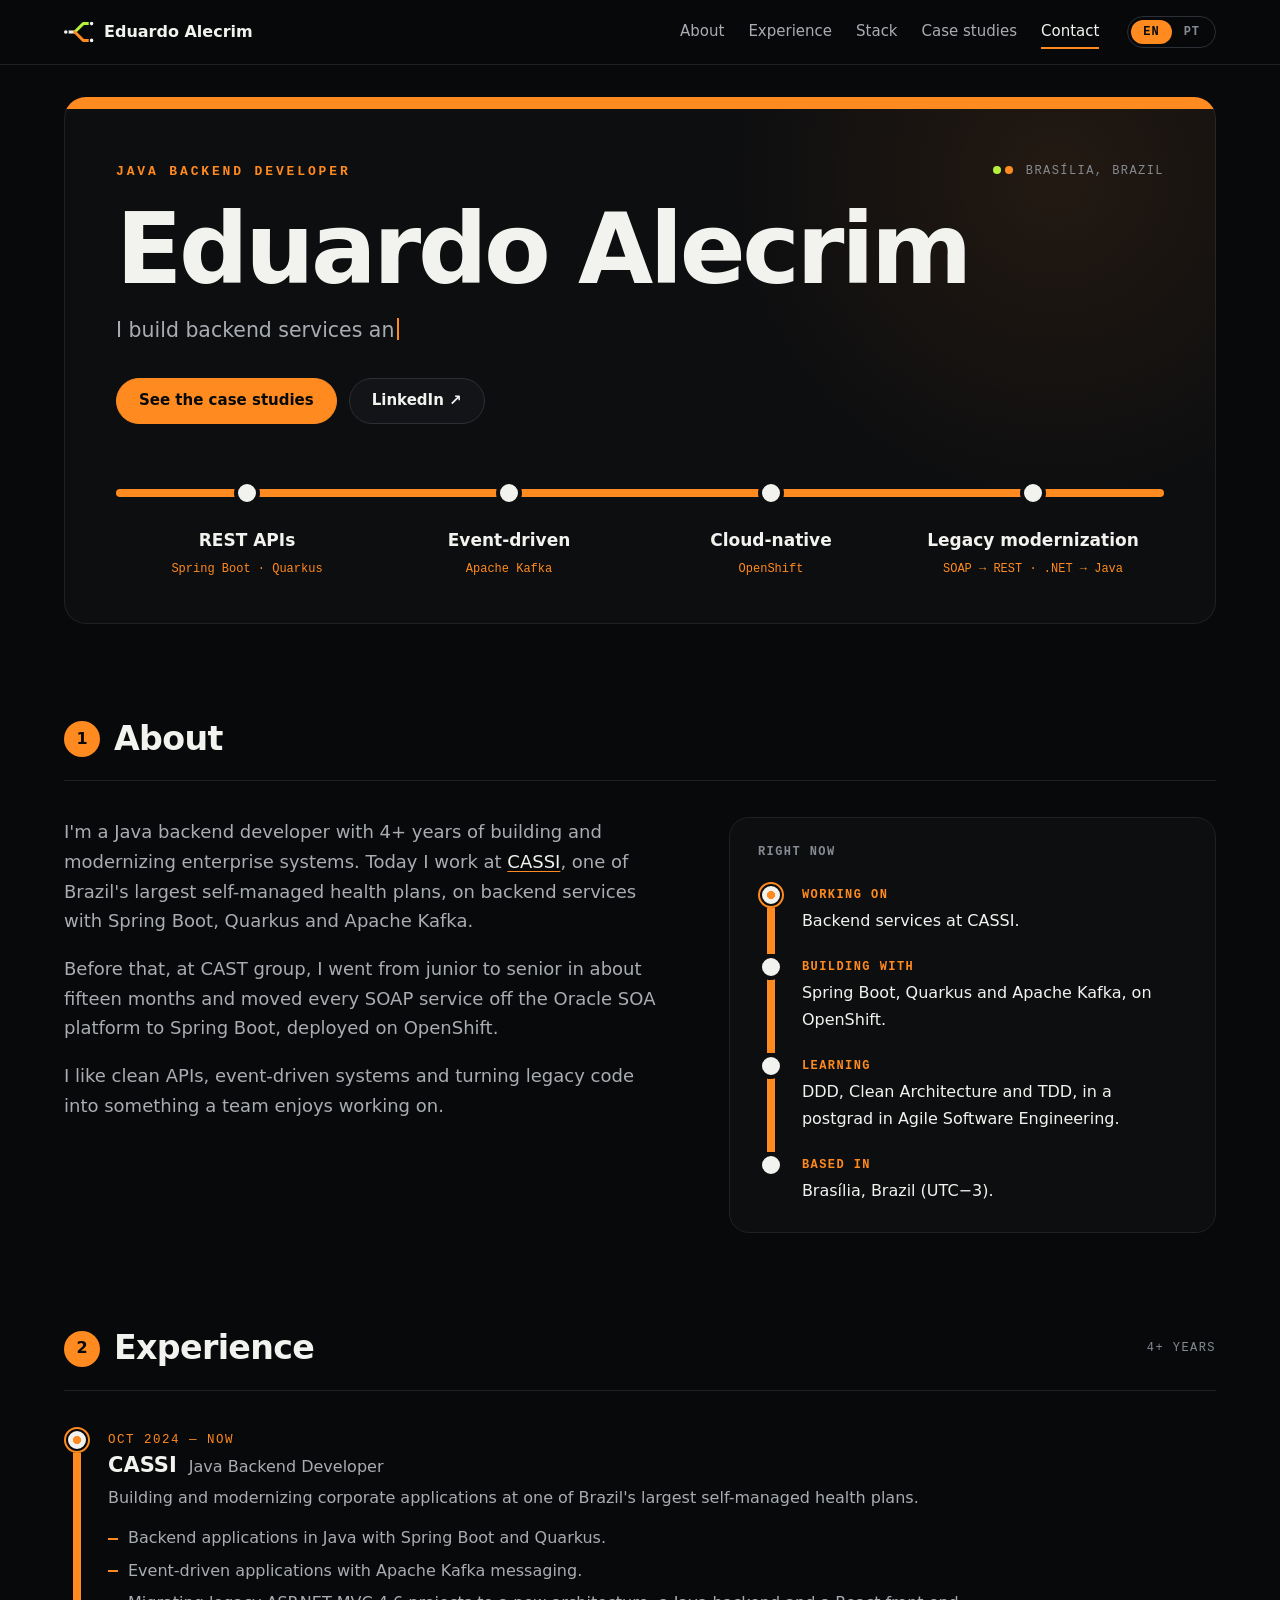
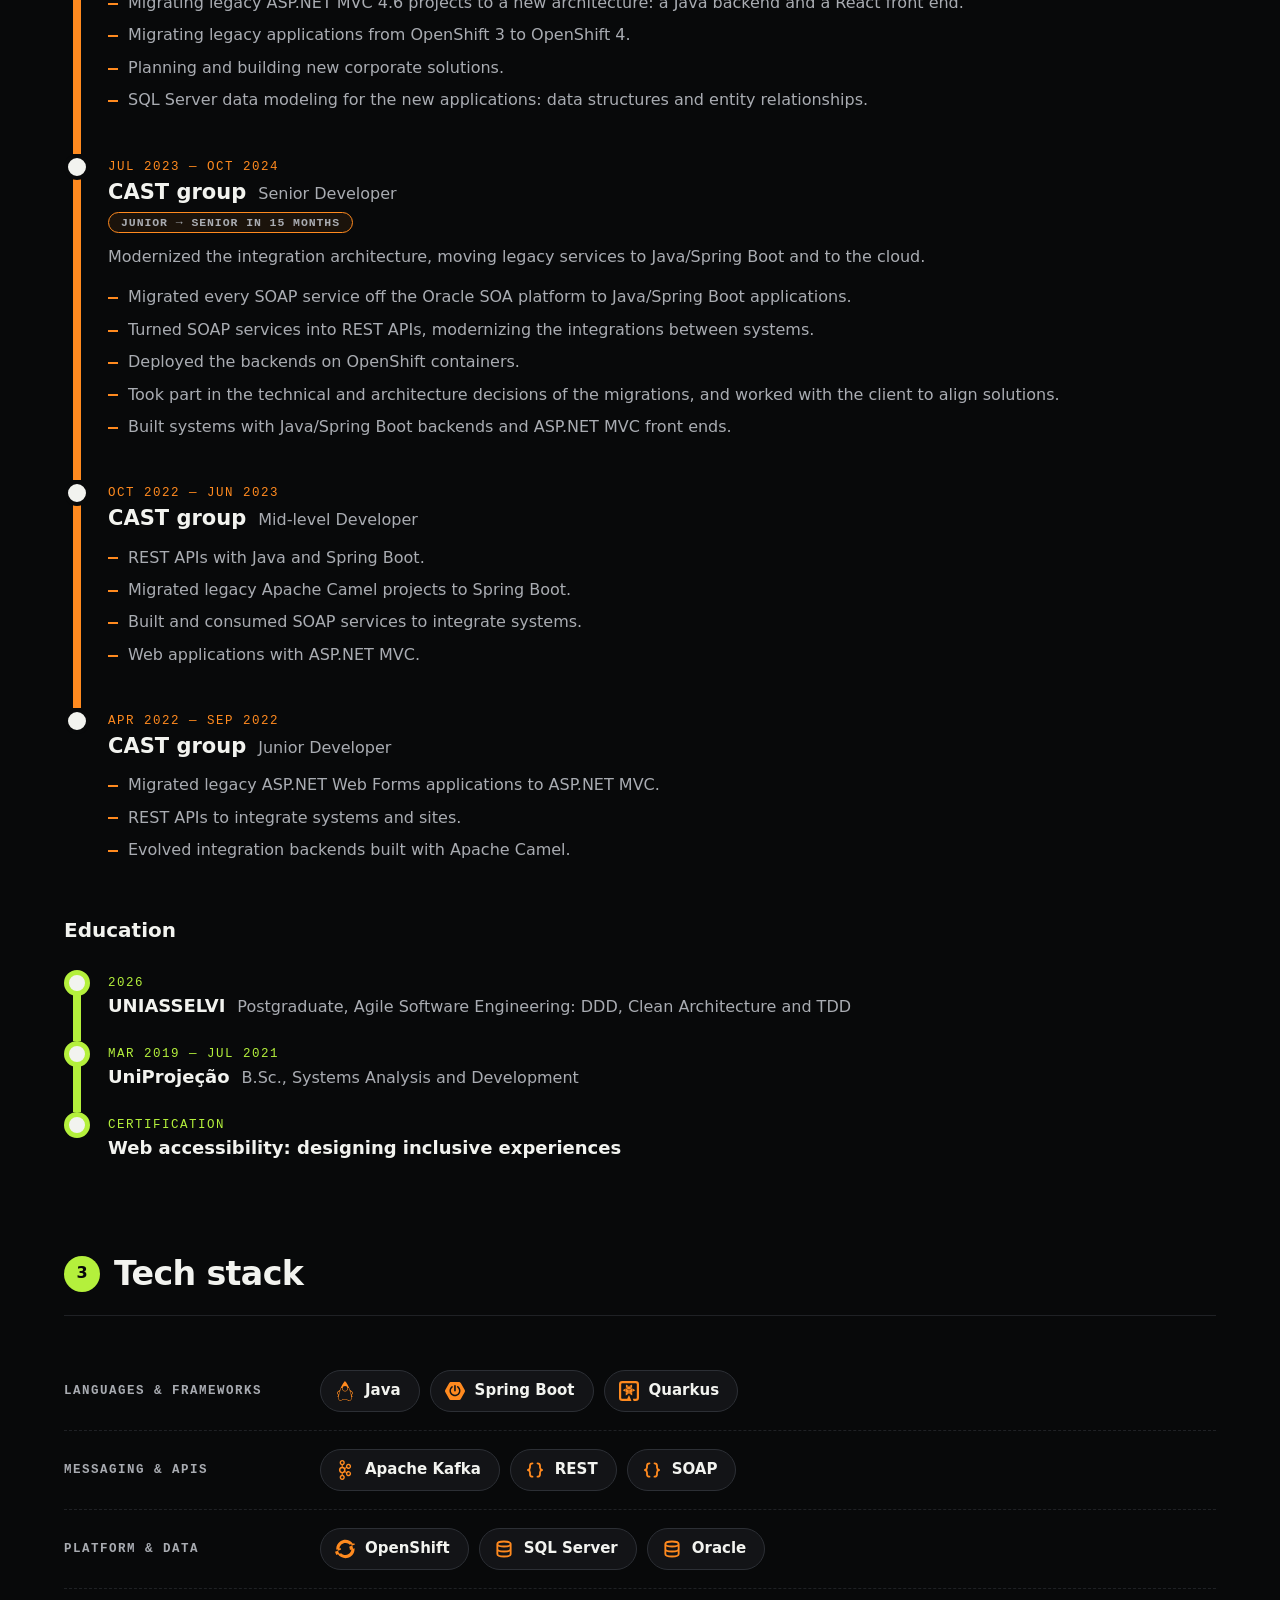
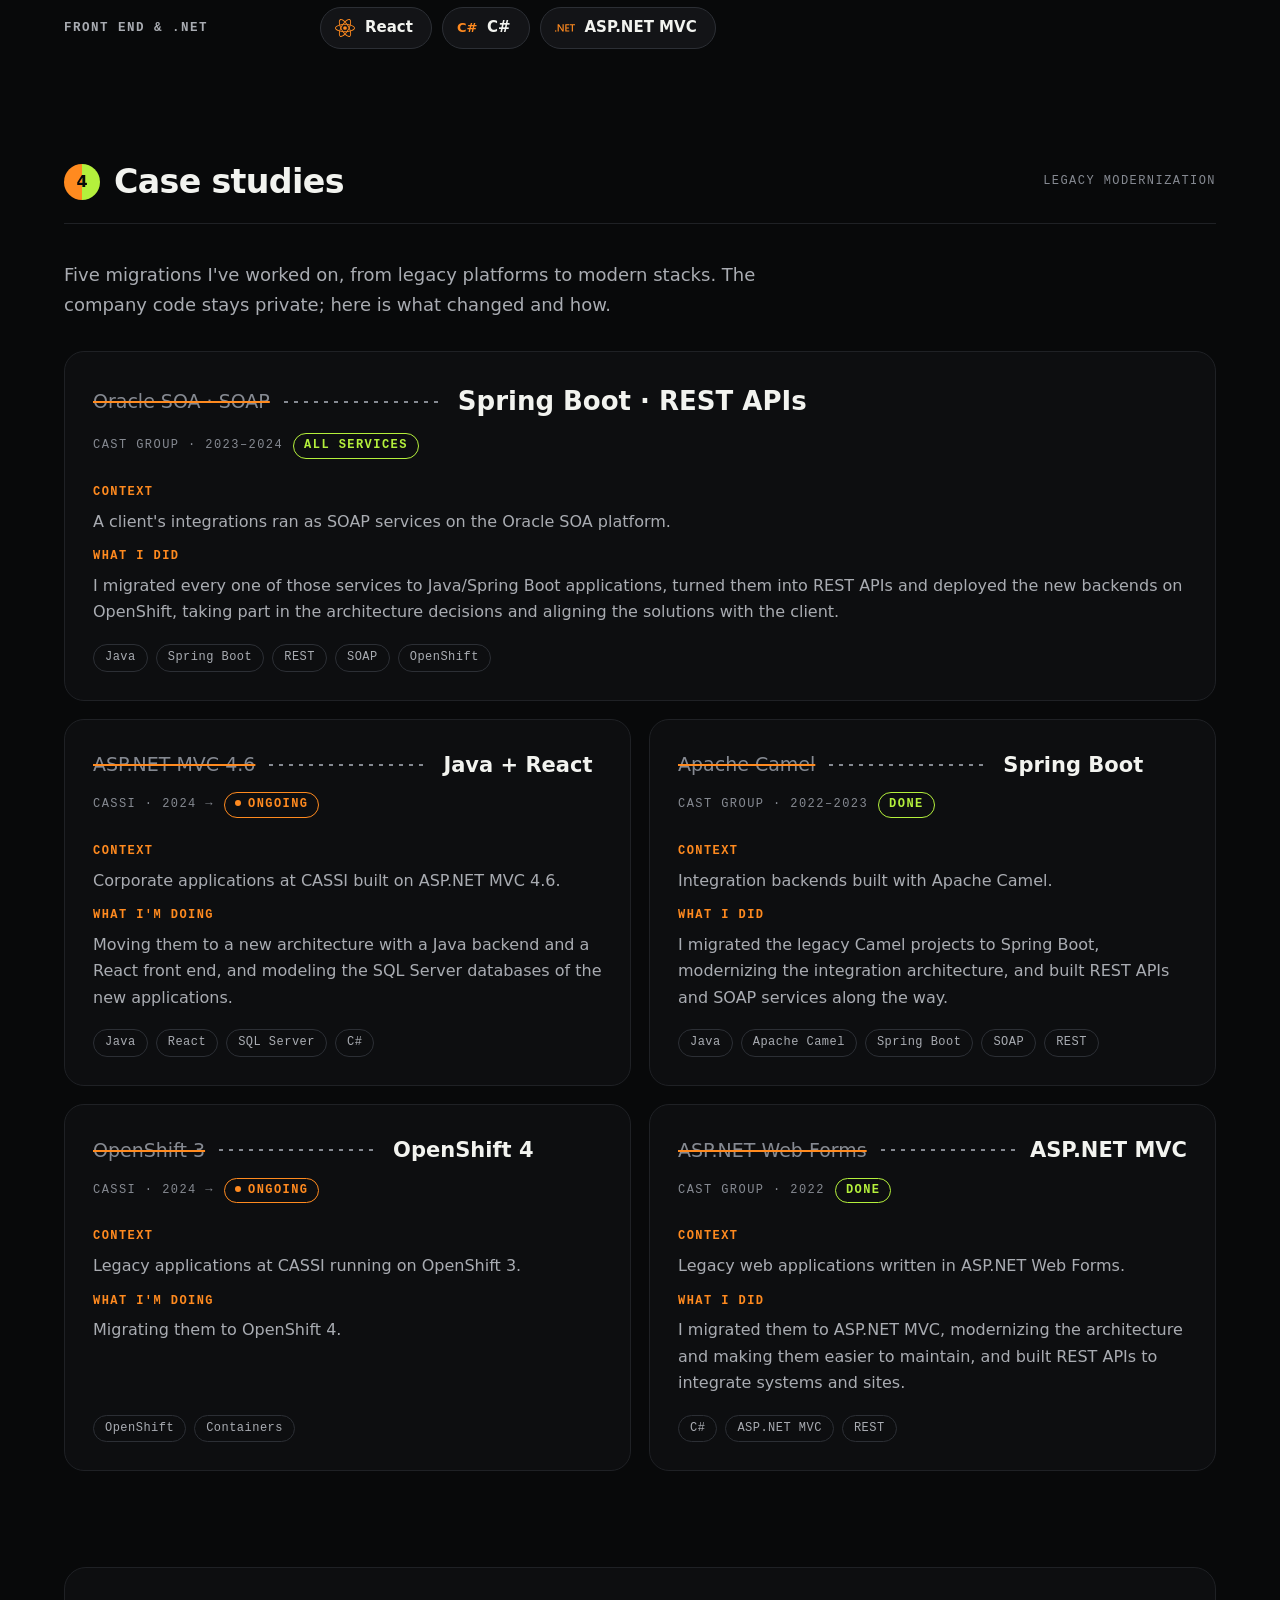
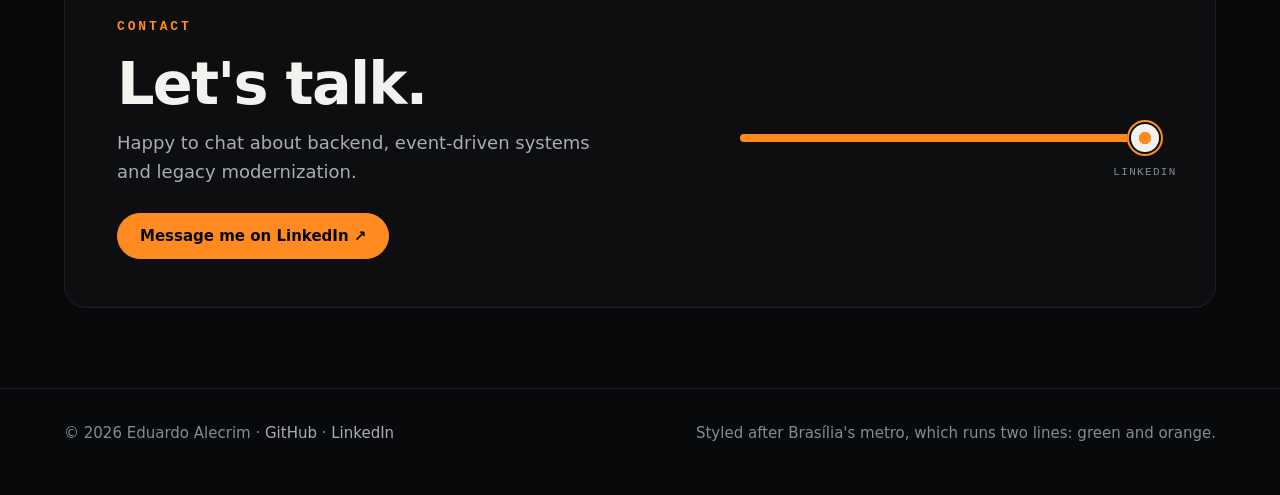
<file: index.html>
<!DOCTYPE html>
<html lang="en">
<head>
<meta charset="utf-8">
<meta name="viewport" content="width=device-width, initial-scale=1">
<title>Eduardo Alecrim · Java Backend Developer</title>
<meta name="description" content="Java backend developer in Brasília, Brazil: Spring Boot, Quarkus, Apache Kafka and OpenShift, and the legacy modernization in between.">
<meta name="author" content="Eduardo Alecrim">
<meta name="theme-color" content="#08090A">
<link rel="canonical" href="https://eduardo-alecrim.github.io/">
<link rel="icon" href="assets/img/favicon.svg" type="image/svg+xml">
<meta property="og:type" content="website">
<meta property="og:title" content="Eduardo Alecrim · Java Backend Developer">
<meta property="og:description" content="I build backend services and modernize the legacy systems behind them.">
<meta property="og:url" content="https://eduardo-alecrim.github.io/">
<meta property="og:image" content="https://eduardo-alecrim.github.io/assets/img/og.png">
<meta name="twitter:card" content="summary_large_image">
<link rel="stylesheet" href="assets/css/main.css">
<script>document.documentElement.classList.add("js")</script>
<script src="assets/js/i18n.js" defer></script>
<script src="assets/js/main.js" defer></script>
</head>
<body>
<a class="skip" href="#main" data-i18n="nav.skip">Skip to content</a>
<!-- Logos: Simple Icons 14.15.0 (CC0-1.0), https://simpleicons.org. Brand names and logos belong to their owners. -->
<svg class="sprite" aria-hidden="true">
<symbol id="i-openjdk" viewBox="0 0 24 24"><path fill="currentColor" d="M11.915 0 11.7.215C9.515 2.4 7.47 6.39 6.046 10.483c-1.064 1.024-3.633 2.81-3.711 3.551-.093.87 1.746 2.611 1.55 3.235-.198.625-1.304 1.408-1.014 1.939.1.188.823.011 1.277-.491a13.389 13.389 0 0 0-.017 2.14c.076.906.27 1.668.643 2.232.372.563.956.911 1.667.911.397 0 .727-.114 1.024-.264.298-.149.571-.33.91-.5.68-.34 1.634-.666 3.53-.604 1.903.062 2.872.39 3.559.704.687.314 1.15.664 1.925.664.767 0 1.395-.336 1.807-.9.412-.563.631-1.33.72-2.24.06-.623.055-1.32 0-2.066.454.45 1.117.604 1.213.424.29-.53-.816-1.314-1.013-1.937-.198-.624 1.642-2.366 1.549-3.236-.08-.748-2.707-2.568-3.748-3.586C16.428 6.374 14.308 2.394 12.13.215zm.175 6.038a2.95 2.95 0 0 1 2.943 2.942 2.95 2.95 0 0 1-2.943 2.943A2.95 2.95 0 0 1 9.148 8.98a2.95 2.95 0 0 1 2.942-2.942zM8.685 7.983a3.515 3.515 0 0 0-.145.997c0 1.951 1.6 3.55 3.55 3.55 1.95 0 3.55-1.598 3.55-3.55 0-.329-.046-.648-.132-.951.334.095.64.208.915.336a42.699 42.699 0 0 1 2.042 5.829c.678 2.545 1.01 4.92.846 6.607-.082.844-.29 1.51-.606 1.94-.315.431-.713.651-1.315.651-.593 0-.932-.27-1.673-.61-.741-.338-1.825-.694-3.792-.758-1.974-.064-3.073.293-3.821.669-.375.188-.659.373-.911.5s-.466.2-.752.2c-.53 0-.876-.209-1.16-.64-.285-.43-.474-1.101-.545-1.948-.141-1.693.176-4.069.823-6.614a43.155 43.155 0 0 1 1.934-5.783c.348-.167.749-.31 1.192-.425zm-3.382 4.362a.216.216 0 0 1 .13.031c-.166.56-.323 1.116-.463 1.665a33.849 33.849 0 0 0-.547 2.555 3.9 3.9 0 0 0-.2-.39c-.58-1.012-.914-1.642-1.16-2.08.315-.24 1.679-1.755 2.24-1.781zm13.394.01c.562.027 1.926 1.543 2.24 1.783-.246.438-.58 1.068-1.16 2.08a4.428 4.428 0 0 0-.163.309 32.354 32.354 0 0 0-.562-2.49 40.579 40.579 0 0 0-.482-1.652.216.216 0 0 1 .127-.03z"/></symbol>
<symbol id="i-springboot" viewBox="0 0 24 24"><path fill="currentColor" d="m23.693 10.7058-4.73-8.1844c-.4094-.7106-1.4166-1.2942-2.2402-1.2942H7.2725c-.819 0-1.8308.5836-2.2402 1.2942L.307 10.7058c-.4095.7106-.4095 1.873 0 2.5837l4.7252 8.189c.4094.7107 1.4166 1.2943 2.2402 1.2943h9.455c.819 0 1.826-.5836 2.2402-1.2942l4.7252-8.189c.4095-.7107.4095-1.8732 0-2.5838zM10.9763 5.7547c0-.5365.4377-.9742.9742-.9742s.9742.4377.9742.9742v5.8217c0 .5366-.4377.9742-.9742.9742s-.9742-.4376-.9742-.9742zm.9742 12.4294c-3.6427 0-6.6077-2.965-6.6077-6.6077.0047-2.0896.993-4.0521 2.6685-5.304a.8657.8657 0 0 1 1.2142.1788.8657.8657 0 0 1-.1788 1.2143c-2.1602 1.6048-2.612 4.6592-1.0072 6.8194 1.6049 2.1603 4.6593 2.612 6.8195 1.0072 1.2378-.9177 1.9673-2.372 1.9673-3.9157a4.8972 4.8972 0 0 0-1.9861-3.925c-.386-.2824-.466-.8284-.1836-1.2143.2824-.386.8283-.466 1.2143-.1835 1.6895 1.2471 2.6826 3.2238 2.6873 5.3228 0 3.6474-2.965 6.6077-6.6077 6.6077z"/></symbol>
<symbol id="i-quarkus" viewBox="0 0 24 24"><path fill="currentColor" d="M3.981 0A3.993 3.993 0 0 0 0 3.981V20.02A3.993 3.993 0 0 0 3.981 24h10.983L12 16.8l-2.15 4.546H3.98c-.72 0-1.327-.608-1.327-1.327V3.98c0-.72.608-1.327 1.327-1.327h16.04c.72 0 1.327.608 1.327 1.327v16.04c0 .72-.608 1.327-1.327 1.327h-3.48L17.63 24h2.388A3.993 3.993 0 0 0 24 20.019V3.98A3.993 3.993 0 0 0 20.019 0zm4.324 4.217v3.858l3.341-1.93zm7.39 0l-3.341 1.929 3.34 1.929zM12 6.35L8.305 8.483 12 10.617l3.695-2.134zM8.104 8.832v4.266l3.695 2.133v-4.266zm7.792 0L12.2 10.965v4.266l3.695-2.133zm-8.146.204l-3.34 1.93 3.34 1.928zm8.5 0v3.858l3.34-1.929zm-8.146 4.47v3.859l3.341-1.93zm7.792 0l-3.341 1.93 3.34 1.929z"/></symbol>
<symbol id="i-apachekafka" viewBox="0 0 24 24"><path fill="currentColor" d="M9.71 2.136a1.43 1.43 0 0 0-2.047 0h-.007a1.48 1.48 0 0 0-.421 1.042c0 .41.161.777.422 1.039l.007.007c.257.264.616.426 1.019.426.404 0 .766-.162 1.027-.426l.003-.007c.261-.262.421-.629.421-1.039 0-.408-.159-.777-.421-1.042H9.71zM8.683 22.295c.404 0 .766-.167 1.027-.429l.003-.008c.261-.261.421-.631.421-1.036 0-.41-.159-.778-.421-1.044H9.71a1.42 1.42 0 0 0-1.027-.432 1.4 1.4 0 0 0-1.02.432h-.007c-.26.266-.422.634-.422 1.044 0 .406.161.775.422 1.036l.007.008c.258.262.617.429 1.02.429zm7.89-4.462c.359-.096.683-.33.882-.684l.027-.052a1.47 1.47 0 0 0 .114-1.067 1.454 1.454 0 0 0-.675-.896l-.021-.014a1.425 1.425 0 0 0-1.078-.132c-.36.091-.684.335-.881.686-.2.349-.241.75-.146 1.119.099.363.33.691.675.896h.002c.346.203.737.239 1.101.144zm-6.405-7.342a2.083 2.083 0 0 0-1.485-.627c-.58 0-1.103.242-1.482.627-.378.385-.612.916-.612 1.507s.233 1.124.612 1.514a2.08 2.08 0 0 0 2.967 0c.379-.39.612-.923.612-1.514s-.233-1.122-.612-1.507zm-.835-2.51c.843.141 1.6.552 2.178 1.144h.004c.092.093.182.196.265.299l1.446-.851a3.176 3.176 0 0 1-.047-1.808 3.149 3.149 0 0 1 1.456-1.926l.025-.016a3.062 3.062 0 0 1 2.345-.306c.77.21 1.465.721 1.898 1.482v.002c.431.757.518 1.626.313 2.408a3.145 3.145 0 0 1-1.456 1.928l-.198.118h-.02a3.095 3.095 0 0 1-2.154.201 3.127 3.127 0 0 1-1.514-.944l-1.444.848a4.162 4.162 0 0 1 0 2.879l1.444.846c.413-.47.939-.789 1.514-.944a3.041 3.041 0 0 1 2.371.319l.048.023v.002a3.17 3.17 0 0 1 1.408 1.906 3.215 3.215 0 0 1-.313 2.405l-.026.053-.003-.005a3.147 3.147 0 0 1-1.867 1.436 3.096 3.096 0 0 1-2.371-.318v-.006a3.156 3.156 0 0 1-1.456-1.927 3.175 3.175 0 0 1 .047-1.805l-1.446-.848a3.905 3.905 0 0 1-.265.294l-.004.005a3.938 3.938 0 0 1-2.178 1.138v1.699a3.09 3.09 0 0 1 1.56.862l.002.004c.565.572.914 1.368.914 2.243 0 .873-.35 1.664-.914 2.239l-.002.009a3.1 3.1 0 0 1-2.21.931 3.1 3.1 0 0 1-2.206-.93h-.002v-.009a3.186 3.186 0 0 1-.916-2.239c0-.875.35-1.672.916-2.243v-.004h.002a3.1 3.1 0 0 1 1.558-.862v-1.699a3.926 3.926 0 0 1-2.176-1.138l-.006-.005a4.098 4.098 0 0 1-1.173-2.874c0-1.122.452-2.136 1.173-2.872h.006a3.947 3.947 0 0 1 2.176-1.144V6.289a3.137 3.137 0 0 1-1.558-.864h-.002v-.004a3.192 3.192 0 0 1-.916-2.243c0-.871.35-1.669.916-2.243l.002-.002A3.084 3.084 0 0 1 8.683 0c.861 0 1.641.355 2.21.932v.002h.002c.565.574.914 1.372.914 2.243 0 .876-.35 1.667-.914 2.243l-.002.005a3.142 3.142 0 0 1-1.56.864v1.692zm8.121-1.129l-.012-.019a1.452 1.452 0 0 0-.87-.668 1.43 1.43 0 0 0-1.103.146h.002c-.347.2-.58.529-.677.896-.095.365-.054.768.146 1.119l.007.009c.2.347.519.579.874.673.357.103.755.059 1.098-.144l.019-.009a1.47 1.47 0 0 0 .657-.885 1.493 1.493 0 0 0-.141-1.118"/></symbol>
<symbol id="i-redhatopenshift" viewBox="0 0 24 24"><path fill="currentColor" d="M21.665,11.812c-0.11-1.377-0.476-2.724-1.08-3.966L24,6.599c-0.268-0.556-0.585-1.092-0.943-1.595 l-1.601,0.583c-3.534-4.95-10.412-6.098-15.363-2.565c-3.144,2.244-4.883,5.972-4.582,9.823l1.604-0.584 c0.051,0.615,0.153,1.224,0.305,1.822L0,15.335c0.338,1.339,0.922,2.604,1.721,3.731l1.812-0.659 c3.526,4.95,10.398,6.106,15.349,2.58c1.555-1.107,2.796-2.6,3.599-4.332c0.802-1.715,1.144-3.61,0.991-5.497L21.665,11.812z M16.925,9.177c0.687,1.227,0.998,2.629,0.895,4.032l1.809-0.657c-0.063,0.856-0.282,1.694-0.646,2.471 c-1.67,3.584-5.928,5.138-9.514,3.472c-0.782-0.365-1.491-0.87-2.092-1.49l-1.813,0.66c-0.979-1.01-1.64-2.285-1.903-3.667 l3.426-1.242c-0.121-0.624-0.159-1.262-0.111-1.896H6.97l-1.604,0.583c0.294-3.932,3.72-6.881,7.652-6.587 c0.868,0.065,1.716,0.288,2.504,0.658V5.508c0.778,0.364,1.483,0.867,2.082,1.483l1.599-0.582c0.002,0.002,0.004,0.003,0.006,0.005 c0.441,0.454,0.82,0.965,1.128,1.518L16.925,9.177z"/></symbol>
<symbol id="i-react" viewBox="0 0 24 24"><path fill="currentColor" d="M14.23 12.004a2.236 2.236 0 0 1-2.235 2.236 2.236 2.236 0 0 1-2.236-2.236 2.236 2.236 0 0 1 2.235-2.236 2.236 2.236 0 0 1 2.236 2.236zm2.648-10.69c-1.346 0-3.107.96-4.888 2.622-1.78-1.653-3.542-2.602-4.887-2.602-.41 0-.783.093-1.106.278-1.375.793-1.683 3.264-.973 6.365C1.98 8.917 0 10.42 0 12.004c0 1.59 1.99 3.097 5.043 4.03-.704 3.113-.39 5.588.988 6.38.32.187.69.275 1.102.275 1.345 0 3.107-.96 4.888-2.624 1.78 1.654 3.542 2.603 4.887 2.603.41 0 .783-.09 1.106-.275 1.374-.792 1.683-3.263.973-6.365C22.02 15.096 24 13.59 24 12.004c0-1.59-1.99-3.097-5.043-4.032.704-3.11.39-5.587-.988-6.38-.318-.184-.688-.277-1.092-.278zm-.005 1.09v.006c.225 0 .406.044.558.127.666.382.955 1.835.73 3.704-.054.46-.142.945-.25 1.44-.96-.236-2.006-.417-3.107-.534-.66-.905-1.345-1.727-2.035-2.447 1.592-1.48 3.087-2.292 4.105-2.295zm-9.77.02c1.012 0 2.514.808 4.11 2.28-.686.72-1.37 1.537-2.02 2.442-1.107.117-2.154.298-3.113.538-.112-.49-.195-.964-.254-1.42-.23-1.868.054-3.32.714-3.707.19-.09.4-.127.563-.132zm4.882 3.05c.455.468.91.992 1.36 1.564-.44-.02-.89-.034-1.345-.034-.46 0-.915.01-1.36.034.44-.572.895-1.096 1.345-1.565zM12 8.1c.74 0 1.477.034 2.202.093.406.582.802 1.203 1.183 1.86.372.64.71 1.29 1.018 1.946-.308.655-.646 1.31-1.013 1.95-.38.66-.773 1.288-1.18 1.87-.728.063-1.466.098-2.21.098-.74 0-1.477-.035-2.202-.093-.406-.582-.802-1.204-1.183-1.86-.372-.64-.71-1.29-1.018-1.946.303-.657.646-1.313 1.013-1.954.38-.66.773-1.286 1.18-1.868.728-.064 1.466-.098 2.21-.098zm-3.635.254c-.24.377-.48.763-.704 1.16-.225.39-.435.782-.635 1.174-.265-.656-.49-1.31-.676-1.947.64-.15 1.315-.283 2.015-.386zm7.26 0c.695.103 1.365.23 2.006.387-.18.632-.405 1.282-.66 1.933-.2-.39-.41-.783-.64-1.174-.225-.392-.465-.774-.705-1.146zm3.063.675c.484.15.944.317 1.375.498 1.732.74 2.852 1.708 2.852 2.476-.005.768-1.125 1.74-2.857 2.475-.42.18-.88.342-1.355.493-.28-.958-.646-1.956-1.1-2.98.45-1.017.81-2.01 1.085-2.964zm-13.395.004c.278.96.645 1.957 1.1 2.98-.45 1.017-.812 2.01-1.086 2.964-.484-.15-.944-.318-1.37-.5-1.732-.737-2.852-1.706-2.852-2.474 0-.768 1.12-1.742 2.852-2.476.42-.18.88-.342 1.356-.494zm11.678 4.28c.265.657.49 1.312.676 1.948-.64.157-1.316.29-2.016.39.24-.375.48-.762.705-1.158.225-.39.435-.788.636-1.18zm-9.945.02c.2.392.41.783.64 1.175.23.39.465.772.705 1.143-.695-.102-1.365-.23-2.006-.386.18-.63.406-1.282.66-1.933zM17.92 16.32c.112.493.2.968.254 1.423.23 1.868-.054 3.32-.714 3.708-.147.09-.338.128-.563.128-1.012 0-2.514-.807-4.11-2.28.686-.72 1.37-1.536 2.02-2.44 1.107-.118 2.154-.3 3.113-.54zm-11.83.01c.96.234 2.006.415 3.107.532.66.905 1.345 1.727 2.035 2.446-1.595 1.483-3.092 2.295-4.11 2.295-.22-.005-.406-.05-.553-.132-.666-.38-.955-1.834-.73-3.703.054-.46.142-.944.25-1.438zm4.56.64c.44.02.89.034 1.345.034.46 0 .915-.01 1.36-.034-.44.572-.895 1.095-1.345 1.565-.455-.47-.91-.993-1.36-1.565z"/></symbol>
<symbol id="i-dotnet" viewBox="0 0 24 24"><path fill="currentColor" d="M24 8.77h-2.468v7.565h-1.425V8.77h-2.462V7.53H24zm-6.852 7.565h-4.821V7.53h4.63v1.24h-3.205v2.494h2.953v1.234h-2.953v2.604h3.396zm-6.708 0H8.882L4.78 9.863a2.896 2.896 0 0 1-.258-.51h-.036c.032.189.048.592.048 1.21v5.772H3.157V7.53h1.659l3.965 6.32c.167.261.275.442.323.54h.024c-.04-.233-.06-.629-.06-1.185V7.529h1.372zm-8.703-.693a.868.829 0 0 1-.869.829.868.829 0 0 1-.868-.83.868.829 0 0 1 .868-.828.868.829 0 0 1 .869.829Z"/></symbol>
<symbol id="i-api" viewBox="0 0 24 24"><path fill="none" stroke="currentColor" stroke-width="2.2" stroke-linecap="round" stroke-linejoin="round" d="M9 4C7 4 6 5 6 7v2c0 1.6-1 2.6-2.5 3C5 12.4 6 13.4 6 15v2c0 2 1 3 3 3M15 4c2 0 3 1 3 3v2c0 1.6 1 2.6 2.5 3-1.5.4-2.5 1.4-2.5 3v2c0 2-1 3-3 3"/></symbol>
<symbol id="i-database" viewBox="0 0 24 24"><path fill="none" stroke="currentColor" stroke-width="2.2" stroke-linecap="round" stroke-linejoin="round" d="M4 6c0-1.7 3.6-3 8-3s8 1.3 8 3-3.6 3-8 3-8-1.3-8-3zM4 6v12c0 1.7 3.6 3 8 3s8-1.3 8-3V6M4 12c0 1.7 3.6 3 8 3s8-1.3 8-3"/></symbol>
</svg>

<header class="nav">
  <div class="wrap">
    <a class="brand" href="#top" aria-label="Eduardo Alecrim">
      <svg class="fork" viewBox="0 0 50 40" aria-hidden="true">
        <g fill="none" stroke-width="5" stroke-linecap="round" stroke-linejoin="round">
          <path d="M3 20H18" stroke="#F2F3EF"/><path d="M18 20L32 6H46" stroke="#B4F03C"/><path d="M18 20L32 34H46" stroke="#FF8A1F"/>
        </g>
        <g fill="#F2F3EF" stroke="#08090A" stroke-width="2"><circle cx="3" cy="20" r="4"/><circle cx="46" cy="6" r="4"/><circle cx="46" cy="34" r="4"/></g>
      </svg>
      <span>Eduardo Alecrim</span>
    </a>
    <nav class="nav-links" aria-label="Sections">
      <a href="#about" data-i18n="nav.about">About</a>
      <a href="#experience" data-i18n="nav.exp">Experience</a>
      <a href="#stack" data-i18n="nav.stack">Stack</a>
      <a href="#cases" data-i18n="nav.cases">Case studies</a>
      <a href="#contact" data-i18n="nav.contact">Contact</a>
    </nav>
    <div class="lang" role="group" aria-label="Language">
      <button type="button" data-lang="en" aria-pressed="true">EN</button>
      <button type="button" data-lang="pt" aria-pressed="false">PT</button>
    </div>
  </div>
</header>

<main id="main">
<div class="wrap" id="top">

  <section class="board" aria-labelledby="name">
    <div class="halo" aria-hidden="true"></div>
    <div class="stripe" aria-hidden="true"></div>
    <div class="board-top">
      <p class="eyebrow" data-i18n="hero.role">Java backend developer</p>
      <p class="where"><span class="dot g"></span><span class="dot o"></span> <span data-i18n="hero.where">Brasília, Brazil</span></p>
    </div>
    <h1 class="name" id="name"><span class="lit"><span class="wipe">Eduardo Alecrim</span><span class="bar" aria-hidden="true"></span></span></h1>
    <p class="tagline"><span data-i18n="hero.tagline" data-typed>I build backend services and modernize the legacy systems behind them.</span><span class="caret" aria-hidden="true"></span></p>
    <div class="cta">
      <a class="btn primary" href="#cases" data-i18n="hero.cta">See the case studies</a>
      <a class="btn" href="https://www.linkedin.com/in/eduardosantosalm/" target="_blank" rel="noopener">LinkedIn ↗</a>
    </div>
    <div class="line">
      <span class="track" aria-hidden="true"></span>
      <span class="train" aria-hidden="true"></span>
      <ul class="stations">
        <li><b data-i18n="focus.api">REST APIs</b><span>Spring Boot · Quarkus</span></li>
        <li><b data-i18n="focus.events">Event-driven</b><span>Apache Kafka</span></li>
        <li><b data-i18n="focus.cloud">Cloud-native</b><span>OpenShift</span></li>
        <li><b data-i18n="focus.legacy">Legacy modernization</b><span>SOAP → REST · .NET → Java</span></li>
      </ul>
    </div>
  </section>

  <section id="about" aria-labelledby="about-h">
    <header class="sec-head" data-reveal><span class="bullet">1</span><h2 id="about-h" data-i18n="about.title">About</h2></header>
    <div class="about">
      <div class="prose" data-reveal>
        <p data-i18n="about.p1">I'm a Java backend developer with 4+ years of building and modernizing enterprise systems. Today I work at <a href="https://www.cassi.com.br" target="_blank" rel="noopener">CASSI</a>, one of Brazil's largest self-managed health plans, on backend services with Spring Boot, Quarkus and Apache Kafka.</p>
        <p data-i18n="about.p2">Before that, at CAST group, I went from junior to senior in about fifteen months and moved every SOAP service off the Oracle SOA platform to Spring Boot, deployed on OpenShift.</p>
        <p data-i18n="about.p3">I like clean APIs, event-driven systems and turning legacy code into something a team enjoys working on.</p>
      </div>
      <div class="now" data-reveal>
        <h3 class="label" data-i18n="now.title">Right now</h3>
        <ul class="vline">
          <li class="current"><span class="label" data-i18n="now.l1">Working on</span><span data-i18n="now.t1">Backend services at CASSI.</span></li>
          <li><span class="label" data-i18n="now.l2">Building with</span><span data-i18n="now.t2">Spring Boot, Quarkus and Apache Kafka, on OpenShift.</span></li>
          <li><span class="label" data-i18n="now.l3">Learning</span><span data-i18n="now.t3">DDD, Clean Architecture and TDD, in a postgrad in Agile Software Engineering.</span></li>
          <li><span class="label" data-i18n="now.l4">Based in</span><span data-i18n="now.t4">Brasília, Brazil (UTC−3).</span></li>
        </ul>
      </div>
    </div>
  </section>

  <section id="experience" aria-labelledby="exp-h">
    <header class="sec-head" data-reveal><span class="bullet">2</span><h2 id="exp-h" data-i18n="exp.title">Experience</h2><span class="note" data-i18n="exp.note">4+ years</span></header>
    <ol class="timeline">
      <li class="stop current" data-reveal>
        <p class="when" data-i18n="exp.cassi.date">Oct 2024 — now</p>
        <h3><a href="https://www.cassi.com.br" target="_blank" rel="noopener">CASSI</a> <span data-i18n="exp.cassi.role">Java Backend Developer</span></h3>
        <p data-i18n="exp.cassi.sum">Building and modernizing corporate applications at one of Brazil's largest self-managed health plans.</p>
        <ul class="ticks">
          <li data-i18n="exp.cassi.b1">Backend applications in Java with Spring Boot and Quarkus.</li>
          <li data-i18n="exp.cassi.b2">Event-driven applications with Apache Kafka messaging.</li>
          <li data-i18n="exp.cassi.b3">Migrating legacy ASP.NET MVC 4.6 projects to a new architecture: a Java backend and a React front end.</li>
          <li data-i18n="exp.cassi.b4">Migrating legacy applications from OpenShift 3 to OpenShift 4.</li>
          <li data-i18n="exp.cassi.b5">Planning and building new corporate solutions.</li>
          <li data-i18n="exp.cassi.b6">SQL Server data modeling for the new applications: data structures and entity relationships.</li>
        </ul>
      </li>
      <li class="stop" data-reveal>
        <p class="when" data-i18n="exp.sr.date">Jul 2023 — Oct 2024</p>
        <h3>CAST group <span data-i18n="exp.sr.role">Senior Developer</span></h3>
        <p class="express" data-i18n="exp.sr.badge">Junior → senior in 15 months</p>
        <p data-i18n="exp.sr.sum">Modernized the integration architecture, moving legacy services to Java/Spring Boot and to the cloud.</p>
        <ul class="ticks">
          <li data-i18n="exp.sr.b1">Migrated every SOAP service off the Oracle SOA platform to Java/Spring Boot applications.</li>
          <li data-i18n="exp.sr.b2">Turned SOAP services into REST APIs, modernizing the integrations between systems.</li>
          <li data-i18n="exp.sr.b3">Deployed the backends on OpenShift containers.</li>
          <li data-i18n="exp.sr.b4">Took part in the technical and architecture decisions of the migrations, and worked with the client to align solutions.</li>
          <li data-i18n="exp.sr.b5">Built systems with Java/Spring Boot backends and ASP.NET MVC front ends.</li>
        </ul>
      </li>
      <li class="stop" data-reveal>
        <p class="when" data-i18n="exp.mid.date">Oct 2022 — Jun 2023</p>
        <h3>CAST group <span data-i18n="exp.mid.role">Mid-level Developer</span></h3>
        <ul class="ticks">
          <li data-i18n="exp.mid.b1">REST APIs with Java and Spring Boot.</li>
          <li data-i18n="exp.mid.b2">Migrated legacy Apache Camel projects to Spring Boot.</li>
          <li data-i18n="exp.mid.b3">Built and consumed SOAP services to integrate systems.</li>
          <li data-i18n="exp.mid.b4">Web applications with ASP.NET MVC.</li>
        </ul>
      </li>
      <li class="stop" data-reveal>
        <p class="when" data-i18n="exp.jr.date">Apr 2022 — Sep 2022</p>
        <h3>CAST group <span data-i18n="exp.jr.role">Junior Developer</span></h3>
        <ul class="ticks">
          <li data-i18n="exp.jr.b1">Migrated legacy ASP.NET Web Forms applications to ASP.NET MVC.</li>
          <li data-i18n="exp.jr.b2">REST APIs to integrate systems and sites.</li>
          <li data-i18n="exp.jr.b3">Evolved integration backends built with Apache Camel.</li>
        </ul>
      </li>
    </ol>

    <h3 class="sub-head" data-reveal data-i18n="edu.title">Education</h3>
    <ol class="timeline school">
      <li class="stop" data-reveal>
        <p class="when">2026</p>
        <h3>UNIASSELVI <span data-i18n="edu.post">Postgraduate, Agile Software Engineering: DDD, Clean Architecture and TDD</span></h3>
      </li>
      <li class="stop" data-reveal>
        <p class="when" data-i18n="edu.bsc.date">Mar 2019 — Jul 2021</p>
        <h3>UniProjeção <span data-i18n="edu.bsc">B.Sc., Systems Analysis and Development</span></h3>
      </li>
      <li class="stop" data-reveal>
        <p class="when" data-i18n="edu.cert.label">Certification</p>
        <h3 data-i18n="edu.cert">Web accessibility: designing inclusive experiences</h3>
      </li>
    </ol>
  </section>

  <section id="stack" aria-labelledby="stack-h">
    <header class="sec-head" data-reveal><span class="bullet green">3</span><h2 id="stack-h" data-i18n="stack.title">Tech stack</h2></header>
    <div class="stack">
      <div class="stack-row" data-reveal><h3 class="label" data-i18n="stack.g1">Languages &amp; frameworks</h3><ul class="chips"><li class="chip"><svg aria-hidden="true"><use href="#i-openjdk"/></svg>Java</li><li class="chip"><svg aria-hidden="true"><use href="#i-springboot"/></svg>Spring Boot</li><li class="chip"><svg aria-hidden="true"><use href="#i-quarkus"/></svg>Quarkus</li></ul></div>
      <div class="stack-row" data-reveal><h3 class="label" data-i18n="stack.g2">Messaging &amp; APIs</h3><ul class="chips"><li class="chip"><svg aria-hidden="true"><use href="#i-apachekafka"/></svg>Apache Kafka</li><li class="chip"><svg aria-hidden="true"><use href="#i-api"/></svg>REST</li><li class="chip"><svg aria-hidden="true"><use href="#i-api"/></svg>SOAP</li></ul></div>
      <div class="stack-row" data-reveal><h3 class="label" data-i18n="stack.g3">Platform &amp; data</h3><ul class="chips"><li class="chip"><svg aria-hidden="true"><use href="#i-redhatopenshift"/></svg>OpenShift</li><li class="chip"><svg aria-hidden="true"><use href="#i-database"/></svg>SQL Server</li><li class="chip"><svg aria-hidden="true"><use href="#i-database"/></svg>Oracle</li></ul></div>
      <div class="stack-row" data-reveal><h3 class="label" data-i18n="stack.g4">Front end &amp; .NET</h3><ul class="chips"><li class="chip"><svg aria-hidden="true"><use href="#i-react"/></svg>React</li><li class="chip"><span class="mono-ic" aria-hidden="true">C#</span>C#</li><li class="chip"><svg aria-hidden="true"><use href="#i-dotnet"/></svg>ASP.NET MVC</li></ul></div>
    </div>
  </section>

  <section id="cases" aria-labelledby="cases-h">
    <header class="sec-head" data-reveal><span class="bullet split">4</span><h2 id="cases-h" data-i18n="cases.title">Case studies</h2><span class="note" data-i18n="cases.note">Legacy modernization</span></header>
    <p class="lead" data-reveal data-i18n="cases.intro">Five migrations I've worked on, from legacy platforms to modern stacks. The company code stays private; here is what changed and how.</p>
    <div class="cases">
      <article class="case featured" data-reveal>
        <header class="case-head">
          <p class="route"><s>Oracle SOA · SOAP</s><span class="rail" aria-hidden="true"></span><b>Spring Boot · REST APIs</b></p>
          <p class="meta">CAST group · 2023–2024 <span class="badge done" data-i18n="cases.all">All services</span></p>
        </header>
        <dl>
          <dt data-i18n="cases.ctx">Context</dt><dd data-i18n="c1.ctx">A client's integrations ran as SOAP services on the Oracle SOA platform.</dd>
          <dt data-i18n="cases.did">What I did</dt><dd data-i18n="c1.did">I migrated every one of those services to Java/Spring Boot applications, turned them into REST APIs and deployed the new backends on OpenShift, taking part in the architecture decisions and aligning the solutions with the client.</dd>
        </dl>
        <ul class="tags"><li>Java</li><li>Spring Boot</li><li>REST</li><li>SOAP</li><li>OpenShift</li></ul>
      </article>
      <article class="case" data-reveal>
        <header class="case-head">
          <p class="route"><s>ASP.NET MVC 4.6</s><span class="rail" aria-hidden="true"></span><b>Java + React</b></p>
          <p class="meta">CASSI · 2024 → <span class="badge live" data-i18n="cases.ongoing">Ongoing</span></p>
        </header>
        <dl>
          <dt data-i18n="cases.ctx">Context</dt><dd data-i18n="c2.ctx">Corporate applications at CASSI built on ASP.NET MVC 4.6.</dd>
          <dt data-i18n="cases.doing">What I'm doing</dt><dd data-i18n="c2.did">Moving them to a new architecture with a Java backend and a React front end, and modeling the SQL Server databases of the new applications.</dd>
        </dl>
        <ul class="tags"><li>Java</li><li>React</li><li>SQL Server</li><li>C#</li></ul>
      </article>
      <article class="case" data-reveal>
        <header class="case-head">
          <p class="route"><s>Apache Camel</s><span class="rail" aria-hidden="true"></span><b>Spring Boot</b></p>
          <p class="meta">CAST group · 2022–2023 <span class="badge done" data-i18n="cases.done">Done</span></p>
        </header>
        <dl>
          <dt data-i18n="cases.ctx">Context</dt><dd data-i18n="c3.ctx">Integration backends built with Apache Camel.</dd>
          <dt data-i18n="cases.did">What I did</dt><dd data-i18n="c3.did">I migrated the legacy Camel projects to Spring Boot, modernizing the integration architecture, and built REST APIs and SOAP services along the way.</dd>
        </dl>
        <ul class="tags"><li>Java</li><li>Apache Camel</li><li>Spring Boot</li><li>SOAP</li><li>REST</li></ul>
      </article>
      <article class="case" data-reveal>
        <header class="case-head">
          <p class="route"><s>OpenShift 3</s><span class="rail" aria-hidden="true"></span><b>OpenShift 4</b></p>
          <p class="meta">CASSI · 2024 → <span class="badge live" data-i18n="cases.ongoing">Ongoing</span></p>
        </header>
        <dl>
          <dt data-i18n="cases.ctx">Context</dt><dd data-i18n="c4.ctx">Legacy applications at CASSI running on OpenShift 3.</dd>
          <dt data-i18n="cases.doing">What I'm doing</dt><dd data-i18n="c4.did">Migrating them to OpenShift 4.</dd>
        </dl>
        <ul class="tags"><li>OpenShift</li><li>Containers</li></ul>
      </article>
      <article class="case" data-reveal>
        <header class="case-head">
          <p class="route"><s>ASP.NET Web Forms</s><span class="rail" aria-hidden="true"></span><b>ASP.NET MVC</b></p>
          <p class="meta">CAST group · 2022 <span class="badge done" data-i18n="cases.done">Done</span></p>
        </header>
        <dl>
          <dt data-i18n="cases.ctx">Context</dt><dd data-i18n="c5.ctx">Legacy web applications written in ASP.NET Web Forms.</dd>
          <dt data-i18n="cases.did">What I did</dt><dd data-i18n="c5.did">I migrated them to ASP.NET MVC, modernizing the architecture and making them easier to maintain, and built REST APIs to integrate systems and sites.</dd>
        </dl>
        <ul class="tags"><li>C#</li><li>ASP.NET MVC</li><li>REST</li></ul>
      </article>
    </div>
  </section>

  <section id="contact" class="contact" aria-labelledby="contact-h" data-reveal>
    <div>
      <p class="eyebrow" data-i18n="contact.eyebrow">Contact</p>
      <h2 id="contact-h" data-i18n="contact.title">Let's talk.</h2>
      <p data-i18n="contact.text">Happy to chat about backend, event-driven systems and legacy modernization.</p>
      <a class="btn primary" href="https://www.linkedin.com/in/eduardosantosalm/" target="_blank" rel="noopener" data-i18n="contact.btn">Message me on LinkedIn ↗</a>
    </div>
    <div class="arrival" aria-hidden="true"><span class="track"></span><span class="train"></span><span class="stop-dot"></span><span class="stop-name">LINKEDIN</span></div>
  </section>

</div>
</main>

<footer class="foot">
  <div class="wrap">
    <p>© <span data-year>2026</span> Eduardo Alecrim · <a href="https://github.com/eduardo-alecrim">GitHub</a> · <a href="https://www.linkedin.com/in/eduardosantosalm/">LinkedIn</a></p>
    <p data-i18n="footer.note">Styled after Brasília's metro, which runs two lines: green and orange.</p>
  </div>
</footer>
</body>
</html>
</file>
<file: assets/css/main.css>
/*
 * Eduardo Alecrim: portfolio styled after Brasília's metro signage.
 *
 * Every size is in rem, and the root size steps up on large screens, so the
 * whole page scales together instead of shrinking into a strip on wide monitors.
 */

/* ------------------------------------------------------------ tokens --- */

:root {
  --bg: #08090a;
  --panel: #0d0e10;
  --panel-2: #131417;
  --edge: #1f2125;
  --edge-hi: #2c2f35;
  --ink: #f2f3ef;
  --ink-2: #a9acb2;
  --ink-3: #868a92;
  --orange: #ff8a1f;
  --green: #b4f03c;

  --sans: "Segoe UI", system-ui, -apple-system, "Helvetica Neue", Arial, sans-serif;
  --mono: "JetBrains Mono", "Cascadia Mono", Consolas, ui-monospace, "SFMono-Regular", Menlo, monospace;
  --ease: cubic-bezier(.65, 0, .35, 1);

  --page: 72rem;      /* content width */
  --gutter: 1.5rem;
  --radius: 1.25rem;
  --dot: 1.625rem;    /* station size */
  --rail: .5rem;      /* line thickness */

  color-scheme: dark;
}

@media (min-width: 1600px) { html { font-size: 112.5%; } }
@media (min-width: 2200px) { html { font-size: 125%; } }
@media (min-width: 3000px) { html { font-size: 137.5%; } }

/* -------------------------------------------------------------- base --- */

*, *::before, *::after { box-sizing: border-box; }
html { scroll-behavior: smooth; scroll-padding-top: 5rem; -webkit-text-size-adjust: 100%; }
body {
  margin: 0;
  background: var(--bg);
  color: var(--ink);
  font: 1rem/1.65 var(--sans);
  -webkit-font-smoothing: antialiased;
  text-rendering: optimizeLegibility;
}
a { color: inherit; }
p { margin: 0; }
h1, h2, h3 { margin: 0; line-height: 1.15; }
ul, ol { margin: 0; padding: 0; list-style: none; }
::selection { background: var(--orange); color: var(--bg); }
:focus-visible { outline: 2px solid var(--orange); outline-offset: 3px; border-radius: .375rem; }

.wrap { width: 100%; max-width: calc(var(--page) + 2 * var(--gutter)); margin: 0 auto; padding: 0 var(--gutter); }

.skip { position: absolute; left: -9999px; }
.skip:focus { left: 1rem; top: 1rem; z-index: 20; padding: .5rem .875rem; background: var(--orange); color: var(--bg); border-radius: .5rem; }
.sprite { position: absolute; width: 0; height: 0; overflow: hidden; } /* logos the stack chips <use> */

/* Small uppercase mono text: eyebrows, labels, dates, notes. */
.eyebrow, .label, .when, .note, .meta, .where, .tags li, .case dt {
  font-family: var(--mono);
  text-transform: uppercase;
  letter-spacing: .12em;
}
.eyebrow { font-size: .8125rem; font-weight: 700; letter-spacing: .22em; color: var(--orange); }
.label { display: block; font-size: .75rem; font-weight: 700; color: var(--orange); }

/* --------------------------------------------------------------- nav --- */

.nav {
  position: sticky; top: 0; z-index: 10;
  background: rgba(8, 9, 10, .82);
  backdrop-filter: blur(14px);
  -webkit-backdrop-filter: blur(14px);
  border-bottom: 1px solid var(--edge);
}
.nav .wrap { display: flex; align-items: center; gap: 1.75rem; height: 4rem; }
.brand { display: flex; align-items: center; gap: .625rem; font-weight: 700; text-decoration: none; }
.fork { width: 1.875rem; height: 1.5rem; }
.nav-links { display: flex; gap: 1.5rem; margin-left: auto; }
.nav-links a {
  padding: .25rem 0; color: var(--ink-2); font-size: .9375rem; text-decoration: none;
  border-bottom: 2px solid transparent; transition: color .2s, border-color .2s;
}
.nav-links a:hover { color: var(--ink); }
.nav-links a[aria-current="true"] { color: var(--ink); border-bottom-color: var(--orange); }
.lang { display: flex; padding: .1875rem; border: 1px solid var(--edge-hi); border-radius: 999px; }
.lang button {
  padding: .3125rem .75rem; border: 0; border-radius: 999px; cursor: pointer;
  background: none; color: var(--ink-3);
  font: 700 .75rem var(--mono); letter-spacing: .08em;
  transition: background .2s, color .2s;
}
.lang button:hover { color: var(--ink); }
.lang button[aria-pressed="true"] { background: var(--orange); color: var(--bg); }

/* -------------------------------------------------------------- hero --- */

/* The station name board. Its edge is an inset shadow so the orange stripe
   can cover it at the top corners. */
.board {
  position: relative; overflow: hidden;
  margin-top: 2rem; padding: 4rem 3.25rem 2.75rem;
  background: var(--panel);
  border-radius: calc(var(--radius) + .125rem);
  box-shadow: inset 0 0 0 1px var(--edge);
}
.stripe { position: absolute; inset: 0 0 auto; height: .75rem; background: var(--orange); overflow: hidden; }
.stripe::after {
  content: ""; position: absolute; inset: 0 auto 0 -15rem; width: 15rem;
  background: linear-gradient(90deg, transparent, rgba(255, 255, 255, .55), transparent);
  animation: sweep 5s ease-in-out 1.5s infinite;
}
.halo {
  position: absolute; right: -11rem; top: -16rem; width: 42rem; height: 42rem; border-radius: 50%;
  background: radial-gradient(closest-side, var(--orange), transparent);
  opacity: .09; pointer-events: none;
  animation: breathe 4s ease-in-out infinite alternate;
}
.board-top { position: relative; display: flex; justify-content: space-between; align-items: center; gap: .75rem 1.5rem; flex-wrap: wrap; }
.where { font-size: .75rem; color: var(--ink-3); }
.dot { display: inline-block; width: .5rem; height: .5rem; margin-right: .25rem; border-radius: 50%; }
.dot.g { background: var(--green); }
.dot.o { background: var(--orange); }

.name {
  position: relative; margin: 1.25rem 0 1rem;
  font-size: clamp(2.625rem, 7.6vw, 6.75rem); font-weight: 800; letter-spacing: -.035em; line-height: .98;
}
.lit { position: relative; display: inline-block; max-width: 100%; }
.wipe { display: block; animation: unveil 1s var(--ease) .15s both; }
.lit .bar { /* sweeps across and lights the name */
  position: absolute; top: 6%; bottom: 6%; left: 0; width: .25rem; border-radius: 2px;
  background: var(--orange); box-shadow: 0 0 .875rem .125rem var(--orange);
  opacity: 0; animation: scan 1s var(--ease) .15s both;
}
.tagline { position: relative; min-height: 1.65em; max-width: 46rem; font-size: clamp(1.0625rem, 1.6vw, 1.3125rem); color: var(--ink-2); }
.caret {
  display: inline-block; width: 2px; height: 1.05em; margin-left: .1875rem; vertical-align: -.15em;
  background: var(--orange); animation: blink 1s steps(1) infinite;
}
.cta { position: relative; display: flex; flex-wrap: wrap; gap: .75rem; margin-top: 1.875rem; }

.btn {
  display: inline-flex; align-items: center; gap: .5rem; height: 2.875rem; padding: 0 1.375rem;
  border: 1px solid var(--edge-hi); border-radius: 999px;
  background: var(--panel-2); color: var(--ink);
  font-weight: 700; font-size: .9375rem; text-decoration: none; white-space: nowrap;
  transition: transform .2s, border-color .2s, box-shadow .2s;
}
.btn:hover { transform: translateY(-2px); border-color: var(--orange); }
.btn.primary { background: var(--orange); border-color: var(--orange); color: var(--bg); }
.btn.primary:hover { box-shadow: 0 .5rem 1.75rem -.5rem var(--orange); }

/* The line under the name: each station lights up as the train passes it. */
.line { position: relative; margin-top: 3.5rem; }
.line .track {
  position: absolute; left: 0; right: 0; top: calc((var(--dot) - var(--rail)) / 2); height: var(--rail);
  border-radius: var(--rail); background: var(--orange); transform-origin: left;
  animation: draw-x 1.2s var(--ease) .9s both;
}
.line .train {
  position: absolute; top: calc((var(--dot) - .5625rem) / 2); left: 0; width: 1.5rem; height: .5625rem;
  border-radius: .3125rem; background: #fff; box-shadow: 0 0 .75rem .1875rem rgba(255, 255, 255, .55);
  opacity: 0; animation: run 7s linear 2.4s infinite;
}
.stations { position: relative; display: grid; grid-template-columns: repeat(4, 1fr); }
.stations li { position: relative; padding-top: calc(var(--dot) + 1.25rem); text-align: center; }
.stations li:nth-child(1) { --p: .125; }
.stations li:nth-child(2) { --p: .375; }
.stations li:nth-child(3) { --p: .625; }
.stations li:nth-child(4) { --p: .875; }
.stations li::before, .stations li::after {
  content: ""; position: absolute; top: 0; left: 50%;
  width: var(--dot); height: var(--dot); margin-left: calc(var(--dot) / -2); border-radius: 50%;
}
.stations li::before {
  background: var(--ink); border: .25rem solid var(--panel);
  animation: pop .5s cubic-bezier(.34, 1.56, .64, 1) both;
  animation-delay: calc(.9s + var(--p) * 1.2s);
}
.stations li::after { /* the flash, timed to the train */
  border: 2.5px solid var(--orange); opacity: 0;
  animation: flash 7s linear infinite;
  animation-delay: calc(2.4s + var(--p) * 7s);
}
.stations b { display: block; font-size: 1.0625rem; }
.stations span { font: .75rem var(--mono); color: var(--orange); }
.stations b, .stations span { animation: rise .6s ease-out both; animation-delay: calc(1.05s + var(--p) * 1.2s); }

/* ---------------------------------------------------------- sections --- */

main section { padding-top: 6rem; }
.sec-head {
  display: flex; align-items: center; gap: .875rem;
  margin-bottom: 2.25rem; padding-bottom: 1.375rem; border-bottom: 1px solid var(--edge);
}
.sec-head h2 { font-size: clamp(1.625rem, 2.6vw, 2.125rem); letter-spacing: -.02em; }
.sec-head .note { margin-left: auto; font-size: .75rem; color: var(--ink-3); }
.bullet {
  display: grid; place-items: center; flex: none; width: 2.25rem; height: 2.25rem; border-radius: 50%;
  background: var(--orange); color: var(--bg); font-weight: 800;
}
.bullet.green { background: var(--green); }
.bullet.split { background: linear-gradient(90deg, var(--orange) 50%, var(--green) 50%); }
.sub-head { margin: 3.5rem 0 1.75rem; font-size: 1.25rem; }
.lead { max-width: 45rem; margin-bottom: 2rem; font-size: 1.125rem; color: var(--ink-2); }

/* about */
.about { display: grid; grid-template-columns: 1.25fr 1fr; gap: 3.5rem; align-items: start; }
.prose { display: grid; gap: 1.125rem; font-size: 1.125rem; color: var(--ink-2); }
.prose a { color: var(--ink); text-decoration-color: var(--orange); text-underline-offset: .1875rem; }
.now { padding: 1.75rem; background: var(--panel); border: 1px solid var(--edge); border-radius: var(--radius); }
.now > .label { margin-bottom: 1.375rem; color: var(--ink-3); }

/*
 * Line diagrams running down the page. Each item sits on a station and draws
 * the stretch of line from its station down to the next one, so the line
 * starts and ends exactly on the first and last stations. The first line of
 * text is centred on the station.
 */
.vline, .timeline { --line: var(--orange); }
.vline > li, .timeline > li { position: relative; padding-left: calc(var(--dot) + 1.125rem); }
.vline > li:not(:last-child), .timeline > li:not(:last-child) {
  background: linear-gradient(var(--line), var(--line)) no-repeat
    calc((var(--dot) - var(--rail)) / 2) calc(var(--dot) / 2) / var(--rail) 100%;
}
.vline > li::before, .timeline > li::before {
  content: ""; position: absolute; left: 0; top: 0;
  width: var(--dot); height: var(--dot); border-radius: 50%;
  background: var(--ink); border: .25rem solid var(--panel);
}
.vline > li.current::after, .timeline > li.current::after {
  content: ""; position: absolute; left: 0; top: 0; width: var(--dot); height: var(--dot); border-radius: 50%;
  border: 2px solid var(--orange); animation: pulse 2.4s ease-out infinite;
}
.vline > li.current::before, .timeline > li.current::before {
  background: radial-gradient(circle, var(--orange) 0 32%, var(--ink) 34%);
}
.vline > li { padding-bottom: 1.25rem; }
.vline > li:last-child { padding-bottom: 0; }
.vline .label { line-height: var(--dot); }
.vline > li > span:last-child { display: block; }

/* experience */
.timeline > li { padding-bottom: 2.5rem; }
.timeline > li:last-child { padding-bottom: 0; }
.timeline > li::before { border-color: var(--bg); }
.timeline .when { font-size: .78125rem; line-height: var(--dot); color: var(--orange); }
.timeline h3 { display: flex; flex-wrap: wrap; align-items: baseline; gap: .25rem .75rem; font-size: 1.3125rem; }
.timeline h3 a { text-decoration: none; }
.timeline h3 span { font-size: 1rem; font-weight: 500; color: var(--ink-2); }
.timeline h3 + p { margin-top: .5rem; color: var(--ink-2); }
.express {
  display: inline-block; margin-top: .625rem; padding: .1875rem .75rem;
  border: 1px solid var(--orange); border-radius: 999px; background: rgba(255, 138, 31, .08);
  font: 700 .71875rem var(--mono); letter-spacing: .08em; text-transform: uppercase; color: var(--orange);
}
.express + p { margin-top: .625rem; color: var(--ink-2); }
.ticks { display: grid; gap: .375rem; margin-top: .875rem; }
.ticks li { position: relative; padding-left: 1.25rem; color: var(--ink-2); }
.ticks li::before { content: ""; position: absolute; left: 0; top: .8em; width: .625rem; height: 2px; background: var(--orange); }

/* education: the same diagram on the green line, with ringed stations */
.timeline.school { --line: var(--green); }
.timeline.school > li { padding-bottom: 1.5rem; }
.timeline.school > li:last-child { padding-bottom: 0; }
.timeline.school > li::before { background: var(--ink); border: .3125rem solid var(--green); }
.timeline.school .when { color: var(--green); }
.timeline.school h3 { font-size: 1.125rem; }

/* stack */
.stack { display: grid; }
.stack-row {
  display: grid; grid-template-columns: 15rem 1fr; gap: 1rem; align-items: center;
  padding: 1.125rem 0; border-bottom: 1px dashed var(--edge);
}
.stack-row:last-child { border-bottom: 0; }
.stack-row .label { color: var(--ink-2); font-size: .78125rem; }
.chips { display: flex; flex-wrap: wrap; gap: .625rem; }
.chip {
  display: inline-flex; align-items: center; gap: .625rem; height: 2.625rem; padding: 0 1.125rem 0 .875rem;
  background: var(--panel-2); border: 1px solid var(--edge-hi); border-radius: 999px;
  font-weight: 700; font-size: .9375rem;
  transition: transform .2s, border-color .2s, box-shadow .2s;
}
.chip:hover { transform: translateY(-2px); border-color: var(--orange); box-shadow: 0 .375rem 1.375rem -.625rem var(--orange); }
.chip svg { width: 1.25rem; height: 1.25rem; color: var(--orange); }
.chip .mono-ic { width: 1.25rem; text-align: center; font-weight: 800; font-size: .8125rem; color: var(--orange); }

/* cases */
.cases { display: grid; grid-template-columns: repeat(2, 1fr); gap: 1.125rem; }
.case {
  display: flex; flex-direction: column; gap: 1.125rem; padding: 1.75rem;
  background: var(--panel); border: 1px solid var(--edge); border-radius: var(--radius);
  transition: border-color .25s, transform .25s;
}
.case:hover { border-color: var(--edge-hi); transform: translateY(-3px); }
.case.featured { grid-column: 1 / -1; }
.route { display: flex; flex-wrap: wrap; align-items: center; gap: .625rem .875rem; font-size: 1.1875rem; }
.route s { color: var(--ink-3); text-decoration-color: var(--orange); text-decoration-thickness: 2px; }
.route b { font-size: 1.3125rem; }
.case.featured .route b { font-size: 1.625rem; }
.rail { /* a short track with a train running from the old line to the new one */
  position: relative; flex: 1 1 3.75rem; min-width: 3.75rem; max-width: 10rem; height: 2px;
  background: repeating-linear-gradient(90deg, var(--ink-3) 0 4px, transparent 4px 10px);
}
.rail::after {
  content: ""; position: absolute; top: -3px; left: 0; width: 1rem; height: .5rem; border-radius: .25rem;
  background: var(--green); box-shadow: 0 0 .625rem .125rem rgba(180, 240, 60, .5);
  opacity: 0; animation: rail 2.6s linear infinite;
}
.case:nth-child(2) .rail::after { animation-delay: .5s; }
.case:nth-child(3) .rail::after { animation-delay: 1s; }
.case:nth-child(4) .rail::after { animation-delay: 1.5s; }
.case:nth-child(5) .rail::after { animation-delay: 2s; }
.meta { display: flex; flex-wrap: wrap; align-items: center; gap: .625rem; margin-top: .625rem; font-size: .75rem; color: var(--ink-3); }
.badge { padding: .125rem .625rem; border: 1px solid currentColor; border-radius: 999px; font-weight: 700; }
.badge.done { color: var(--green); }
.badge.live { color: var(--orange); }
.badge.live::before {
  content: ""; display: inline-block; width: .375rem; height: .375rem; margin-right: .4375rem; vertical-align: .0625rem;
  border-radius: 50%; background: currentColor; animation: blink 1.4s steps(1) infinite;
}
.case dl { display: grid; gap: .375rem; margin: 0; }
.case dt { margin-top: .375rem; font-size: .75rem; font-weight: 700; color: var(--orange); }
.case dd { margin: 0; color: var(--ink-2); }
.tags { display: flex; flex-wrap: wrap; gap: .5rem; margin-top: auto; }
.tags li { padding: .1875rem .6875rem; border: 1px solid var(--edge-hi); border-radius: 999px; font-size: .75rem; letter-spacing: .04em; text-transform: none; color: var(--ink-2); }

/* contact */
.contact {
  position: relative; display: grid; grid-template-columns: 1.4fr 1fr; gap: 2rem; align-items: center;
  margin-top: 6rem; padding: 3rem 3.25rem;
  background: var(--panel); border: 1px solid var(--edge); border-radius: calc(var(--radius) + .125rem);
}
.contact h2 { margin: .75rem 0 .625rem; font-size: clamp(2.5rem, 4.6vw, 3.75rem); letter-spacing: -.03em; }
.contact p:not(.eyebrow) { max-width: 32rem; margin-bottom: 1.625rem; font-size: 1.125rem; color: var(--ink-2); }
.arrival { position: relative; height: 5rem; }
.arrival .track {
  position: absolute; left: 0; right: 1.875rem; top: calc(2.5rem - var(--rail) / 2); height: var(--rail);
  border-radius: var(--rail); background: var(--orange);
}
.arrival .train {
  position: absolute; top: calc(2.5rem - .28125rem); left: 0; width: 1.5rem; height: .5625rem; border-radius: .3125rem; opacity: 0;
  background: #fff; box-shadow: 0 0 .75rem .1875rem rgba(255, 255, 255, .55);
  animation: arrive 3.6s linear 1s infinite;
}
.arrival .stop-dot {
  position: absolute; right: 0; top: 1.375rem; width: 2.25rem; height: 2.25rem; border-radius: 50%;
  background: radial-gradient(circle, var(--orange) 0 30%, var(--ink) 33%); border: .25rem solid var(--panel);
}
.arrival .stop-dot::after {
  content: ""; position: absolute; inset: -.25rem; border-radius: 50%; border: 2px solid var(--orange);
  animation: pulse 2.4s ease-out infinite;
}
.arrival .stop-name { position: absolute; right: 1.125rem; top: 4.25rem; transform: translateX(50%); font: .6875rem var(--mono); letter-spacing: .12em; color: var(--ink-3); }

/* footer */
.foot { margin-top: 5rem; padding: 2rem 0 3rem; border-top: 1px solid var(--edge); color: var(--ink-3); font-size: .9375rem; }
.foot .wrap { display: flex; flex-wrap: wrap; justify-content: space-between; gap: .5rem 1.5rem; }
.foot a { color: var(--ink-2); text-decoration: none; }
.foot a:hover { color: var(--ink); }

/* 404 */
.lost { min-height: calc(100vh - 4rem); display: grid; align-content: center; padding-bottom: 4rem; }
.lost .board { margin-top: 0; }
.lost .name { font-size: clamp(2.5rem, 6vw, 5rem); }

/* ------------------------------------------------------------ reveal --- */

.js [data-reveal] { opacity: 0; transform: translateY(1.125rem); transition: opacity .7s ease, transform .7s ease; transition-delay: calc(var(--i, 0) * 90ms); }
.js [data-reveal].in { opacity: 1; transform: none; }

/* ------------------------------------------------------------ motion --- */

@keyframes sweep { 0% { transform: translateX(0); } 50%, 100% { transform: translateX(calc(100vw + 30rem)); } }
@keyframes breathe { from { opacity: .05; } to { opacity: .15; } }
@keyframes unveil { from { clip-path: inset(0 100% 0 0); } to { clip-path: inset(0 0 0 0); } }
@keyframes scan { 0% { opacity: 1; left: 0; } 85% { opacity: 1; } 100% { opacity: 0; left: 100%; } }
@keyframes blink { 50% { opacity: 0; } }
@keyframes draw-x { from { transform: scaleX(0); } }
@keyframes draw-y { from { transform: scaleY(0); } }
@keyframes pop { from { transform: scale(0); opacity: 0; } }
@keyframes rise { from { opacity: 0; transform: translateY(.625rem); } }
@keyframes run { 0% { left: 0; opacity: 0; } 4% { opacity: 1; } 96% { opacity: 1; } 100% { left: calc(100% - 1.5rem); opacity: 0; } }
@keyframes flash { 0% { transform: scale(1); opacity: 1; } 14% { transform: scale(2.4); opacity: 0; } 100% { opacity: 0; } }
@keyframes pulse { from { transform: scale(1); opacity: .9; } to { transform: scale(2.2); opacity: 0; } }
@keyframes rail { 0% { left: 0; opacity: 0; } 10% { opacity: 1; } 85% { opacity: 1; } 100% { left: calc(100% - 1rem); opacity: 0; } }
@keyframes arrive { 0% { left: 0; opacity: 0; } 8% { opacity: 1; } 90% { opacity: 1; } 100% { left: calc(100% - 4rem); opacity: 0; } }

/* With reduced motion the page shows its final, still state. */
@media (prefers-reduced-motion: reduce) {
  html { scroll-behavior: auto; }
  *, *::before, *::after { animation: none !important; transition: none !important; }
  .js [data-reveal] { opacity: 1; transform: none; }
  .caret, .line .train, .arrival .train, .rail::after, .stations li::after,
  .vline > li.current::after, .timeline > li.current::after, .arrival .stop-dot::after { display: none; }
}

/* ------------------------------------------------------------ narrow --- */

@media (max-width: 900px) {
  .nav-links { display: none; }
  .lang { margin-left: auto; }
  .about, .contact { grid-template-columns: 1fr; }
  .cases { grid-template-columns: 1fr; }
  .stack-row { grid-template-columns: 1fr; gap: .75rem; }
}

@media (max-width: 640px) {
  :root { --gutter: 1rem; }
  .board { margin-top: 1.25rem; padding: 2.75rem 1.375rem 1.875rem; }
  .contact { padding: 2.125rem 1.375rem; }
  .case { padding: 1.375rem; }
  .now { padding: 1.375rem; }
  main section { padding-top: 4.5rem; }
  .sec-head .note { display: none; }
  /* the line under the name turns vertical */
  .line { margin-top: 2.5rem; }
  .line .track {
    left: calc((var(--dot) - var(--rail)) / 2); right: auto; top: calc(var(--dot) / 2); bottom: calc(var(--dot) / 2);
    width: var(--rail); height: auto; transform-origin: top; animation-name: draw-y;
  }
  .line .train, .stations li::after { display: none; }
  .stations { grid-template-columns: 1fr; gap: 1.25rem; }
  .stations li { padding: 0 0 0 calc(var(--dot) + 1.125rem); text-align: left; }
  .stations li::before { left: 0; margin-left: 0; }
  .stations b { line-height: var(--dot); }
  .arrival { display: none; }
}
</file>
